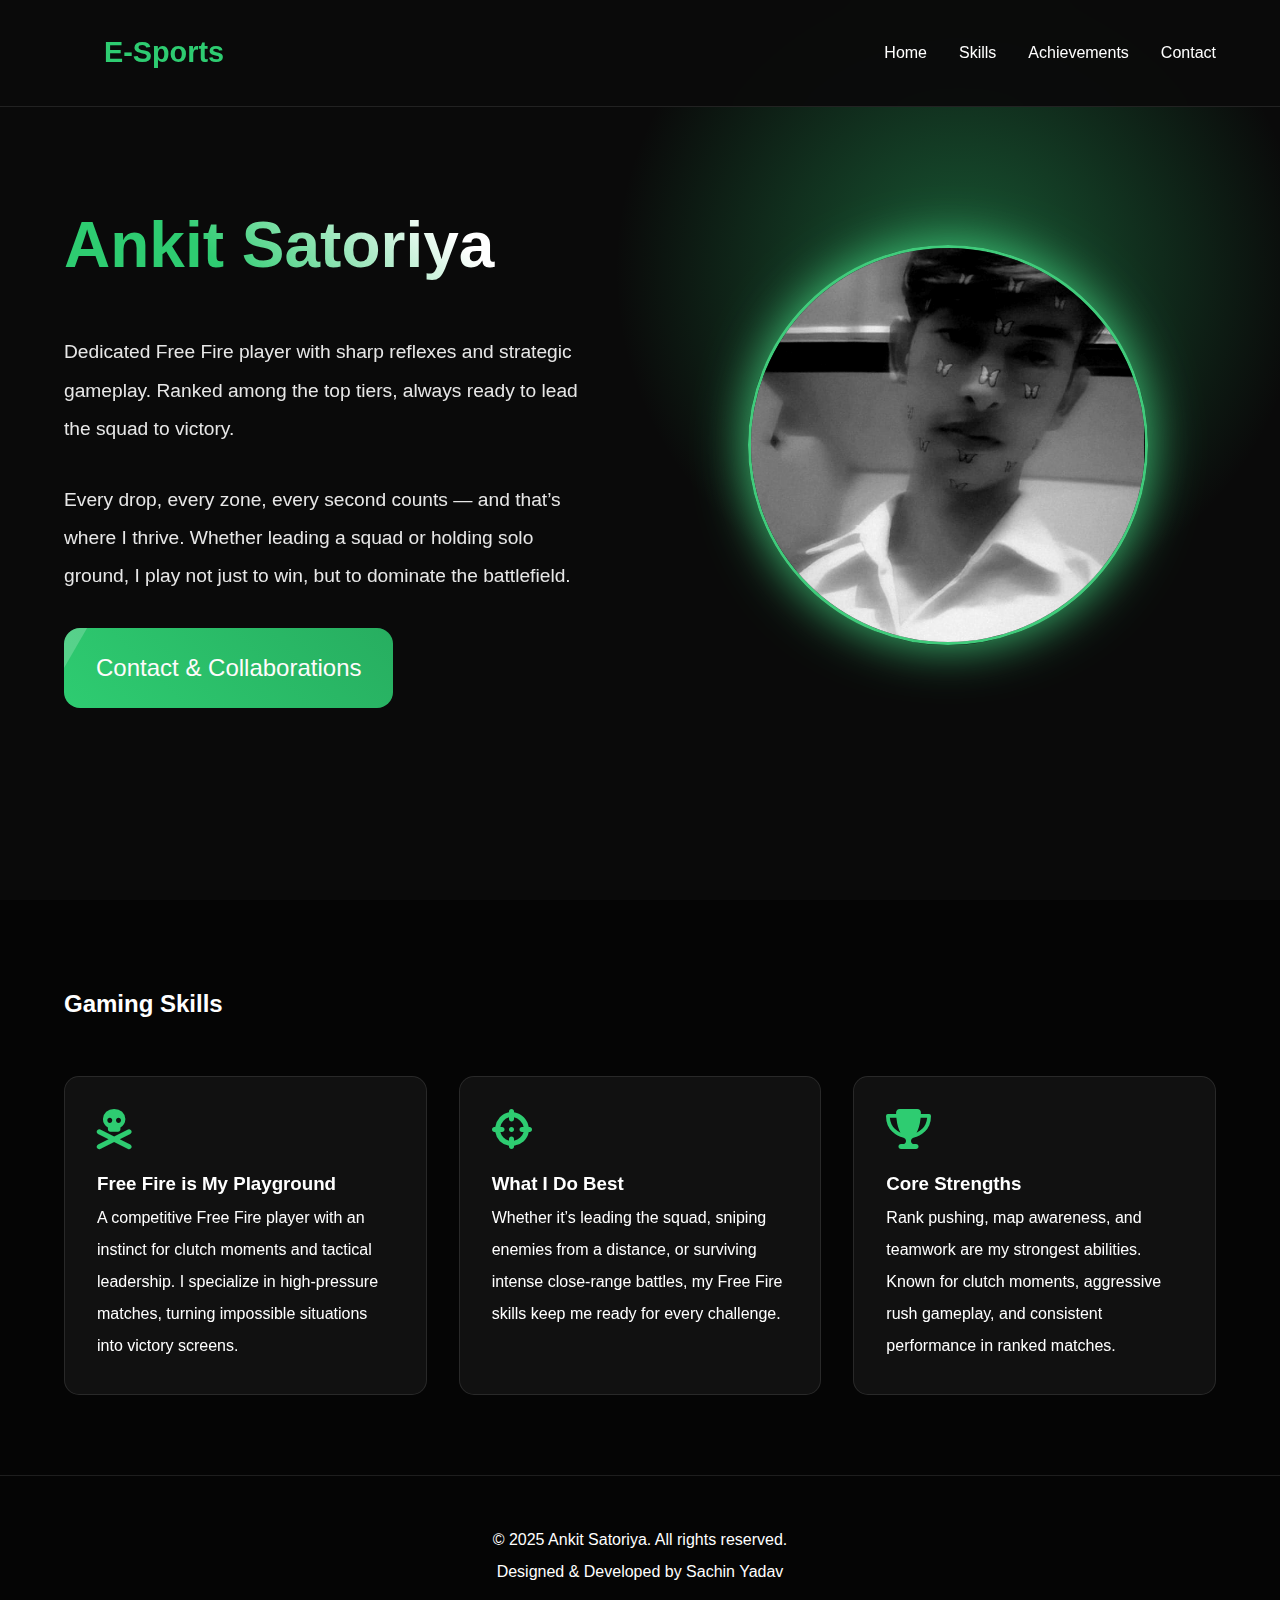
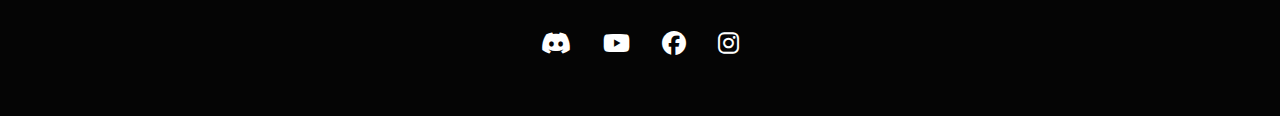
<file: index.html>
<!DOCTYPE html>
<html lang="en">
<head>
    <meta charset="UTF-8">
    <meta name="viewport" content="width=device-width, initial-scale=1.0">
    <title>Ankit Satoriya</title>
    <link rel="stylesheet" href="https://cdnjs.cloudflare.com/ajax/libs/font-awesome/6.6.0/css/all.min.css">

    <link rel="stylesheet" href="style.css">
</head>
<body>
    <header>
        <nav class="navbar">
            <div class="logo">E-Sports</div>
            <ul class="nav-links">
                <li><a href="index.html">Home</a></li>
                <li><a href="skills.html">Skills</a></li>
                <li><a href="achive.html">Achievements</a></li>
                <li><a href="contact.html">Contact</a></li>
            </ul>
        </nav>
    </header>

    <main>
        <!-- hero section -->
        <section class="hero">
            <div class="hero-content">
                <h1>Ankit Satoriya</h1>
                <p>Dedicated Free Fire player with sharp reflexes and strategic gameplay. Ranked among the top tiers, always ready to lead the squad to victory.</p>
                <P>Every drop, every zone, every second counts — and that’s where I thrive. Whether leading a squad or holding solo ground, I play not just to win, but to dominate the battlefield.</P>
                <a href="contact.html" id="btn" >Contact & Collaborations</a>
            </div>

            <div class="hero-image">
                <img src="image.jpg" alt="profile Image">
            </div>
        </section>
        <!-- Skills section -->
        <section class="skills">
            <div>
                <h2>Gaming Skills</h2>
                <div class="skills-container">
                    <div class="skills-card">
                    <i class="fa-solid fa-skull-crossbones"></i>
                    <h3>Free Fire is My Playground</h3>
                    <p>A competitive Free Fire player with an instinct for clutch moments and tactical leadership. I specialize in high-pressure matches, turning impossible situations into victory screens.</p>
                    </div>

                    <div class="skills-card">
                        <i class="fa-solid fa-crosshairs"></i>
                        <h3>What I Do Best</h3>
                        <p>Whether it’s leading the squad, sniping enemies from a distance, or surviving intense close-range battles, my Free Fire skills keep me ready for every challenge.</p>
                    </div>

                    <div class="skills-card">
                        <i class="fa-solid fa-trophy"></i>
                    <h3>Core Strengths</h3>
                    <p>Rank pushing, map awareness, and teamwork are my strongest abilities. Known for clutch moments, aggressive rush gameplay, and consistent performance in ranked matches.</p>
                    </div>
                </div>
            </div>
        </section>
    </main>

    <footer>
        <div class="footer-section">
            <p>&copy; 2025 Ankit Satoriya. All rights reserved.</p>
            <p>Designed & Developed by Sachin Yadav </p>
            <div class="social-links">
                <a href="https://discord.com/invite/EcpsxWu8K"><i class="fa-brands fa-discord"></i></a>
                <a href="https://www.youtube.com/@ankitsantoriya"><i class="fa-brands fa-youtube"></i></a>
                <a href="https://www.facebook.com/ankit.kumar.santoriya"><i class="fa-brands fa-facebook"></i></a>
                <a href="https://www.instagram.com/ankit_yadav_637/"><i class="fa-brands fa-instagram"></i></a>
            </div>
        </div>
    </footer>
    
</body>
</html>
</file>
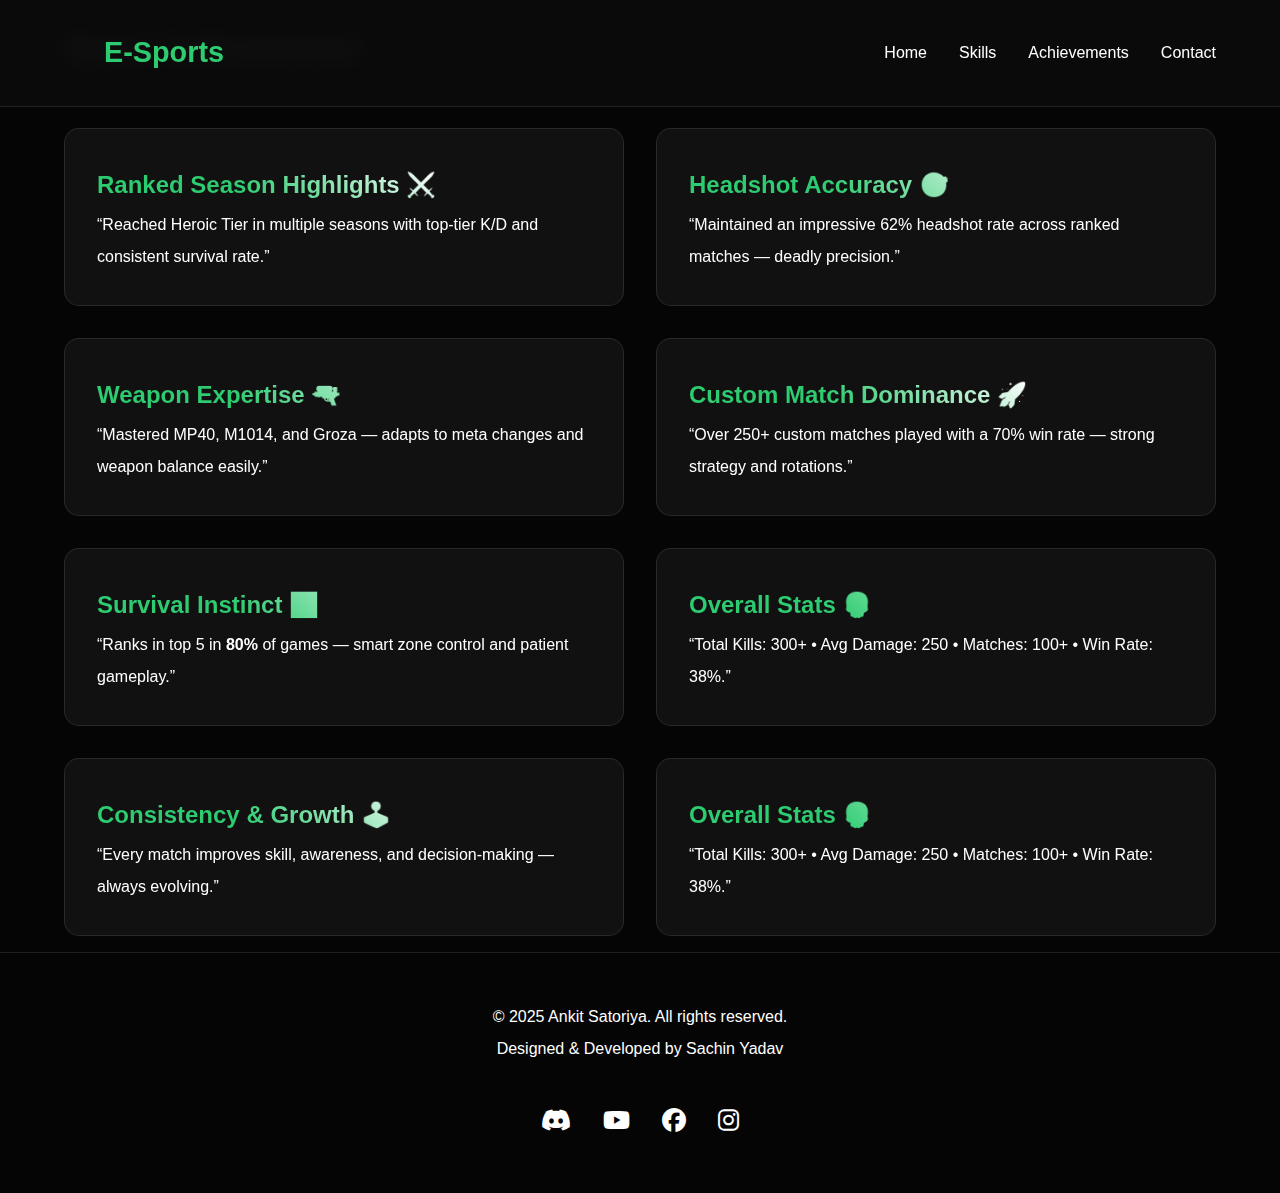
<file: achive.html>
<!DOCTYPE html>
<html lang="en">
<head>
    <meta charset="UTF-8">
    <meta name="viewport" content="width=device-width, initial-scale=1.0">
    <title>Achievements</title>
    <link rel="stylesheet" href="achive.css">
    <link rel="stylesheet" href="https://cdnjs.cloudflare.com/ajax/libs/font-awesome/6.6.0/css/all.min.css">
</head>
<body>
    <header>
        <nav class="navbar">
            <div class="logo">E-Sports</div>
            <ul class="nav-links">
                <li><a href="index.html">Home</a></li>
                <li><a href="skills.html">Skills</a></li>
                <li><a href="achive.html">Achievements</a></li>
                <li><a href="contact.html">Contact</a></li>
            </ul>
        </nav>
    </header>

    <main>
            <section class="achive">
            <div>
                <h1>Game Achivemants</h1>
                <div class="achive-container">
                    <div class="achive-card">
                    <h2>Ranked Season Highlights ⚔️</h2>
                    <p>“Reached Heroic Tier in multiple seasons with top-tier K/D and consistent survival rate.”</p>
                    </div>

                    <div class="achive-card">
                        <h2>Headshot Accuracy 🎯</h2>
                        <p>“Maintained an impressive 62% headshot rate across ranked matches — deadly precision.”</p>
                    </div>

                    <div class="achive-card">
                        <h2>Weapon Expertise 🔫</h2>
                        <p>“Mastered MP40, M1014, and Groza — adapts to meta changes and weapon balance easily.”</p>
                    </div>

                    <div class="achive-card">
                        <h2>Custom Match Dominance 🚀</h2>
                        <p>“Over 250+ custom matches played with a 70% win rate — strong strategy and rotations.” </p>
                    </div>

                    <div class="achive-card">
                        <h2>Survival Instinct 🧱</h2>
                        <p>“Ranks in top 5 in <b>80%</b> of games — smart zone control and patient gameplay.”</p>
                    </div>

                    <div class="achive-card">
                        <h2>Overall Stats 💀</h2>
                        <p>“Total Kills: 300+ • Avg Damage: 250 • Matches: 100+ • Win Rate: 38%.”</p>
                    </div>

                    <div class="achive-card">
                        <h2>Consistency & Growth 🕹️</h2>
                        <p>“Every match improves skill, awareness, and decision-making — always evolving.”</p>
                    </div>

                    <div class="achive-card">
                        <h2>Overall Stats 💀</h2>
                        <p>“Total Kills: 300+ • Avg Damage: 250 • Matches: 100+ • Win Rate: 38%.”</p>
                    </div>
                </div>
            </div>
        </section>

    </main>

    <footer>
        <div class="footer-section">
            <p>&copy; 2025 Ankit Satoriya. All rights reserved.</p>
            <p>Designed & Developed by Sachin Yadav </p>
            <div class="social-links">
                <a href="https://discord.com/invite/EcpsxWu8K"><i class="fa-brands fa-discord"></i></a>
                <a href="https://www.youtube.com/@ankitsantoriya"><i class="fa-brands fa-youtube"></i></a>
                <a href="https://www.instagram.com/ankit_yadav_637"><i class="fa-brands fa-facebook"></i></a>
                <a href="https://www.instagram.com/ankit_yadav_637"><i class="fa-brands fa-instagram"></i></a>
            </div>
        </div>
    </footer>
</body>
</html>
</file>
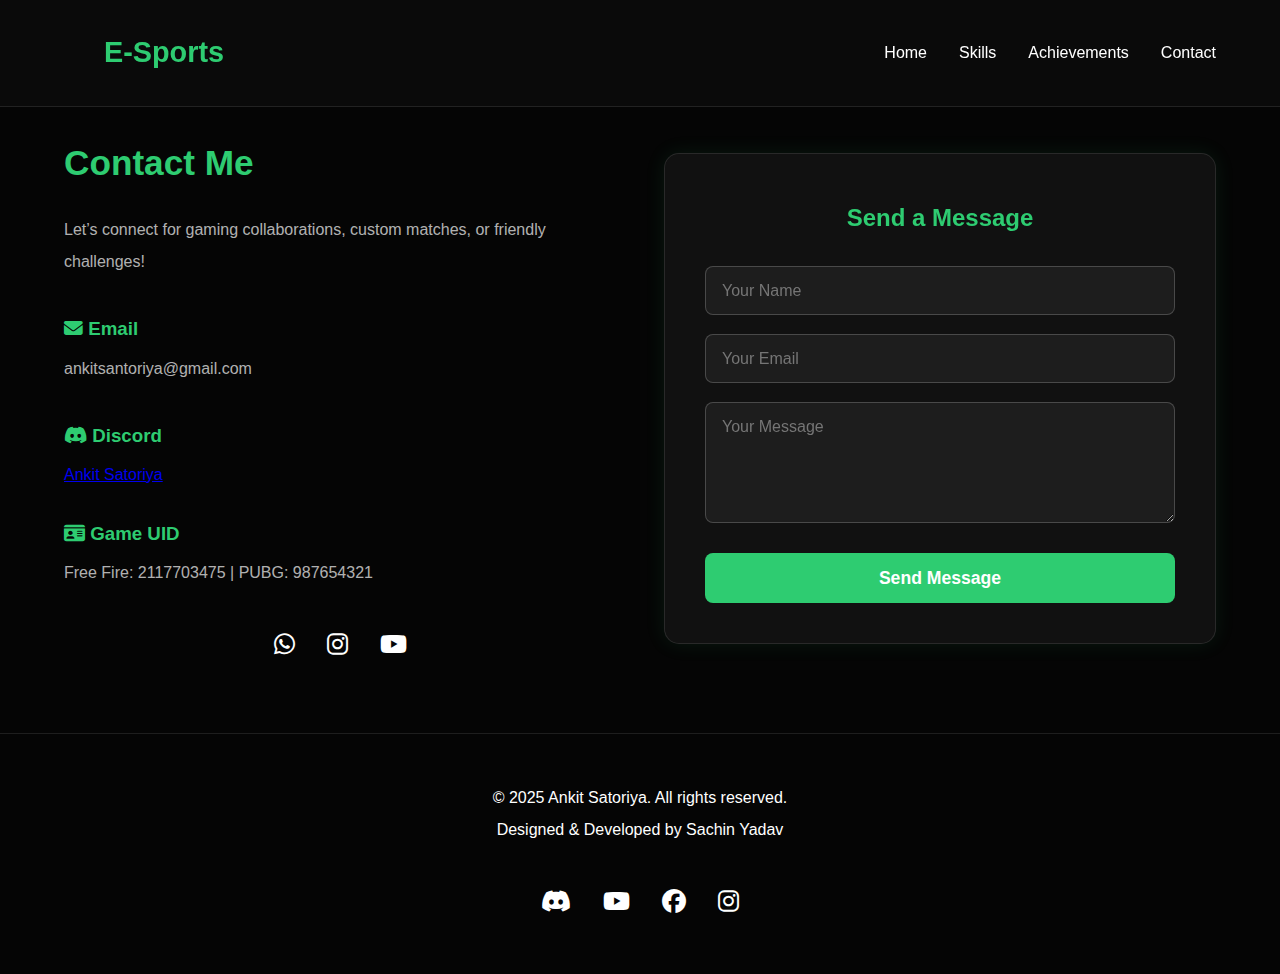
<file: contact.html>
<!DOCTYPE html>
<html lang="en">
<head>
    <meta charset="UTF-8">
    <meta name="viewport" content="width=device-width, initial-scale=1.0">
    <title>Contact</title>
    <link rel="stylesheet" href="contact.css">
    <link rel="stylesheet" href="https://cdnjs.cloudflare.com/ajax/libs/font-awesome/6.6.0/css/all.min.css">

</head>
<body>
    <header>
        <nav class="navbar">
            <div class="logo">E-Sports</div>
            <ul class="nav-links">
                <li><a href="index.html">Home</a></li>
                <li><a href="skills.html">Skills</a></li>
                <li><a href="achive.html">Achievements</a></li>
                <li><a href="contact.html">Contact</a></li>
            </ul>
        </nav>
    </header>

    <main>
        <section class="contact-section">
            <div class="contact-container">
                <div class="contact-info">
                    <h1>Contact Me</h1>
                    <p>Let’s connect for gaming collaborations, custom matches, or friendly challenges!</p>

                <div class="info-box">
                    <h3><i class="fa-solid fa-envelope"></i> Email</h3>
                    <p>ankitsantoriya@gmail.com</p>
                </div>

                <div class="info-box">
                    <h3><i class="fa-brands fa-discord"></i> Discord</h3>
                    <a href="https://www.instagram.com/ankit_yadav_637">Ankit Satoriya</i></a>
                    
                </div>

                <div class="info-box">
                    <h3><i class="fa-solid fa-id-card"></i> Game UID</h3>
                    <p>Free Fire: 2117703475 | PUBG: 987654321</p>
                </div>

            <div class="social-links">
                <a href="#"><i class="fa-brands fa-whatsapp"></i></a>
                <a href="https://www.instagram.com/ankit_yadav_637"><i class="fa-brands fa-instagram"></i></a>
                <a href="#"><i class="fa-brands fa-youtube"></i></a>
            </div>
        </div>

        <div class="contact-form">
            <form>
                <h2>Send a Message</h2>
                <div class="form-group">
                    <input type="text" placeholder="Your Name" required>
                </div>
                <div class="form-group">
                    <input type="email" placeholder="Your Email" required>
                </div>
                <div class="form-group">
                    <textarea placeholder="Your Message" rows="5" required></textarea>
                </div>
                <button type="submit" class="send-btn">Send Message</button>
            </form>
        </div>
        </div>
    </section>
    </main>

    <footer>
        <div class="footer-section">
            <p>&copy; 2025 Ankit Satoriya. All rights reserved.</p>
            <p>Designed & Developed by Sachin Yadav </p>
            <div class="social-links">
                <a href="https://discord.com/invite/EcpsxWu8K"><i class="fa-brands fa-discord"></i></a>
                <a href="https://www.youtube.com/@ankitsantoriya"><i class="fa-brands fa-youtube"></i></a>
                <a href="https://www.facebook.com/ankit.kumar.santoriya"><i class="fa-brands fa-facebook"></i></a>
                <a href="https://www.instagram.com/ankit_yadav_637"><i class="fa-brands fa-instagram"></i></a>
            </div>
        </div>
    </footer>
    
</body>
</html>
</file>
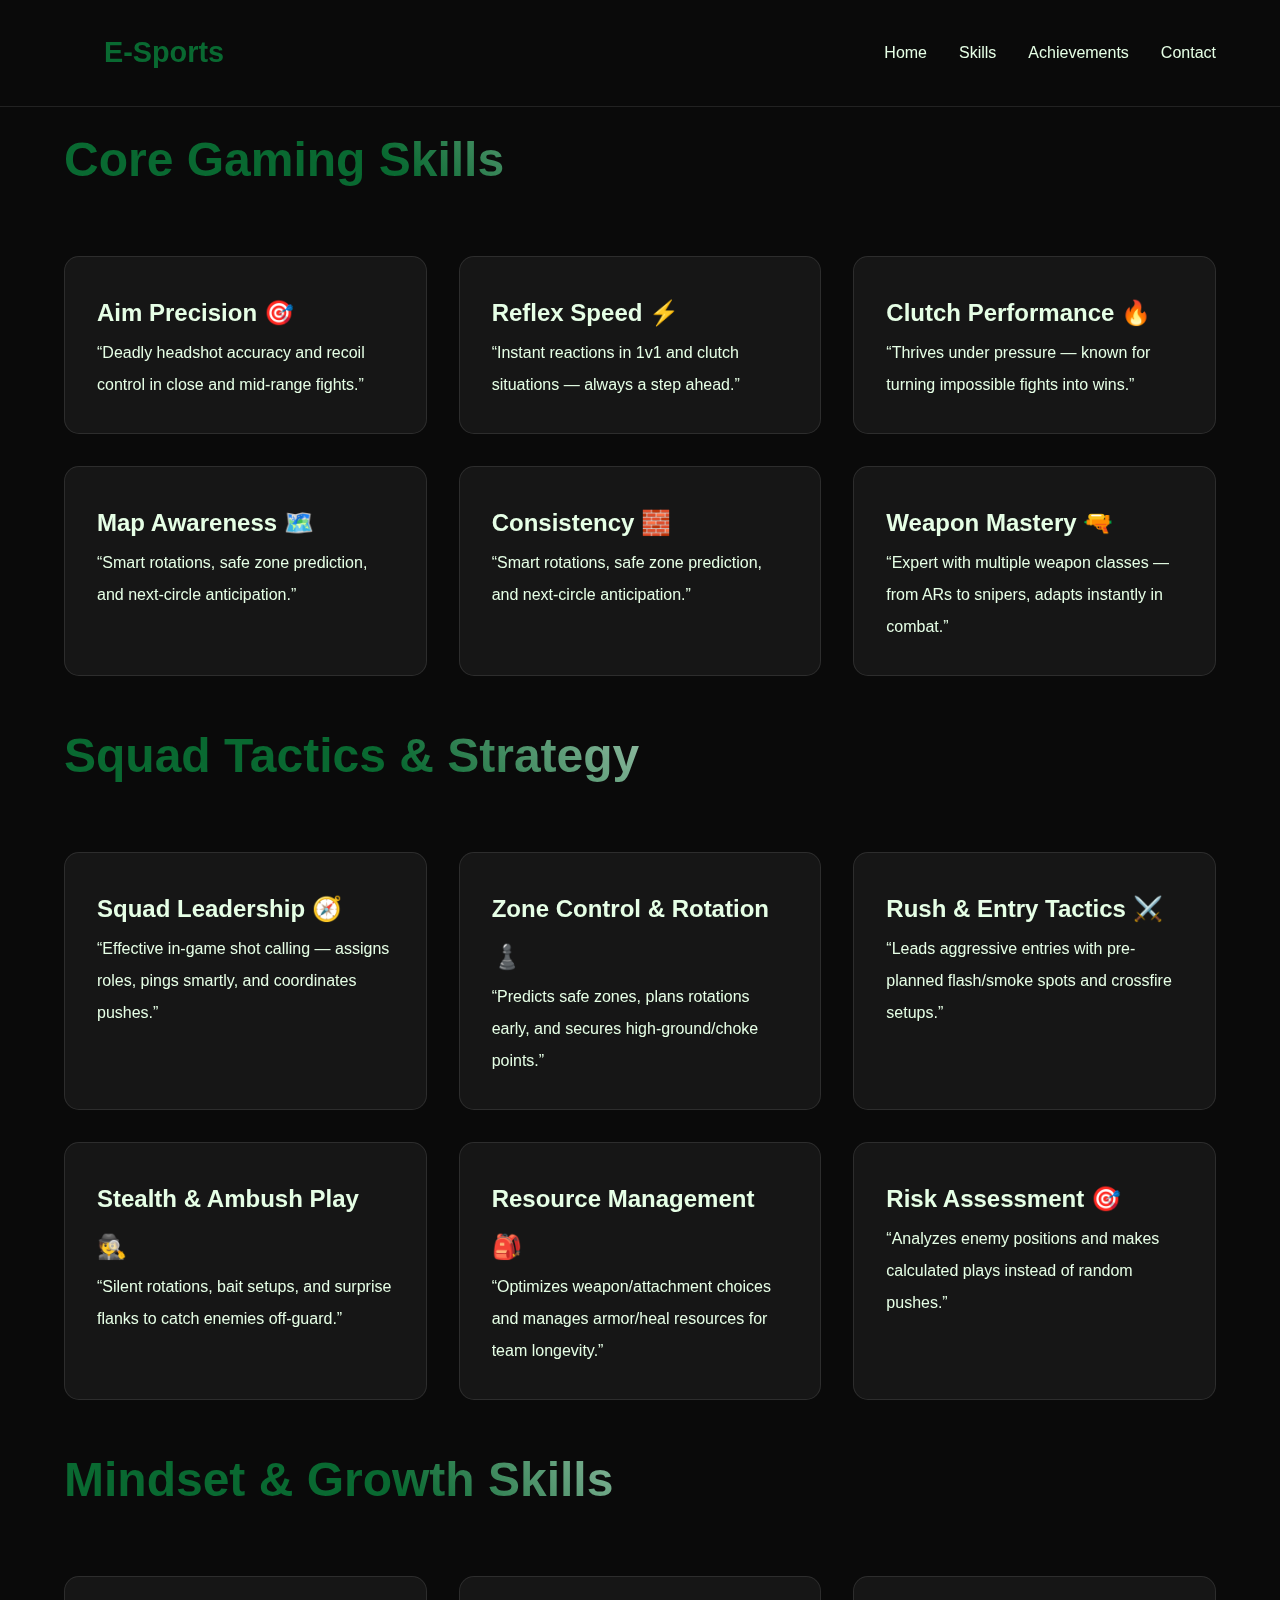
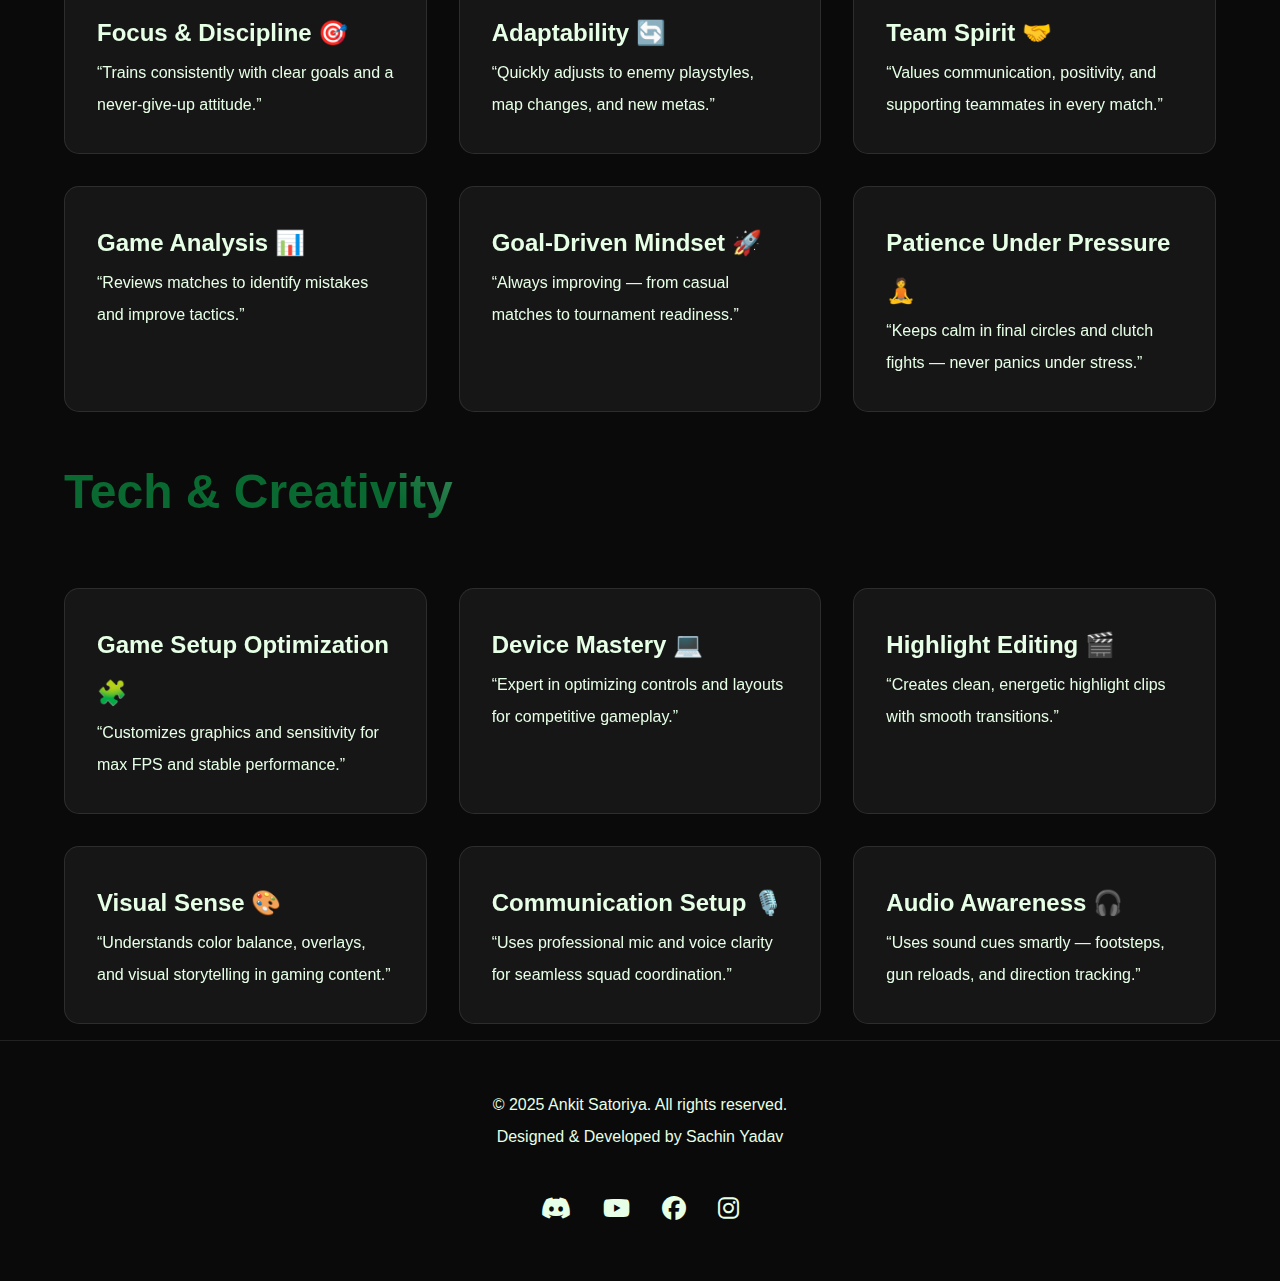
<file: skills.html>
<!DOCTYPE html>
<html lang="en">
<head>
    <meta charset="UTF-8">
    <meta name="viewport" content="width=device-width, initial-scale=1.0">
    <title>Skills</title>
    <link rel="stylesheet" href="skills.css">
    <link rel="stylesheet" href="https://cdnjs.cloudflare.com/ajax/libs/font-awesome/6.6.0/css/all.min.css">
</head>
<body>
    <header>
        <nav class="navbar">
            <div class="logo">E-Sports</div>
            <ul class="nav-links">
                <li><a href="index.html">Home</a></li>
                <li><a href="skills.html">Skills</a></li>
                <li><a href="achive.html">Achievements</a></li>
                <li><a href="contact.html">Contact</a></li>
            </ul>
        </nav>
    </header>

    <main>
        <section class="skills">
            <div>
                <h1>Core Gaming Skills</h1>
                <div class="skills-container">
                    <div class="skills-card">
                    <h2>Aim Precision 🎯</h2>
                    <p>“Deadly headshot accuracy and recoil control in close and mid-range fights.”</p>
                    </div>

                    <div class="skills-card">
                        <h2>    Reflex Speed ⚡</h2>
                        <p>“Instant reactions in 1v1 and clutch situations — always a step ahead.”</p>
                    </div>

                    <div class="skills-card">
                        <h2>Clutch Performance 🔥</h2>
                        <p>“Thrives under pressure — known for turning impossible fights into wins.”</p>
                    </div>

                    <div class="skills-card">
                        <h2>Map Awareness 🗺️</h2>
                        <p>“Smart rotations, safe zone prediction, and next-circle anticipation.”</p>
                    </div>

                    <div class="skills-card">
                        <h2>Consistency 🧱</h2>
                        <p>“Smart rotations, safe zone prediction, and next-circle anticipation.”</p>
                    </div>

                    <div class="skills-card">
                        <h2>Weapon Mastery 🔫</h2>
                        <p>“Expert with multiple weapon classes — from ARs to snipers, adapts instantly in combat.”</p>
                    </div>
                </div>
                </div>
            </div>
        </section>

        <section class="skills">
            <div>
                <h1>Squad Tactics & Strategy</h1>
                <div class="skills-container">
                    <div class="skills-card">
                    <h2>Squad Leadership 🧭</h2>
                    <p>“Effective in-game shot calling — assigns roles, pings smartly, and coordinates pushes.”</p>
                    </div>

                    <div class="skills-card">
                        <h2>Zone Control & Rotation ♟️</h2>
                        <p>“Predicts safe zones, plans rotations early, and secures high-ground/choke points.”</p>
                    </div>

                    <div class="skills-card">
                        <h2>Rush & Entry Tactics ⚔️</h2>
                        <p>“Leads aggressive entries with pre-planned flash/smoke spots and crossfire setups.”</p>
                    </div>

                    <div class="skills-card">
                        <h2>Stealth & Ambush Play 🕵️</h2>
                        <p>“Silent rotations, bait setups, and surprise flanks to catch enemies off-guard.”</p>
                    </div>

                    <div class="skills-card">
                        <h2>Resource Management 🎒</h2>
                        <p>“Optimizes weapon/attachment choices and manages armor/heal resources for team longevity.”</p>
                    </div>

                    <div class="skills-card">
                        <h2>Risk Assessment 🎯</h2>
                        <p>“Analyzes enemy positions and makes calculated plays instead of random pushes.”</p>
                    </div>
                </div>
            </div>
        </section>

        <section class="skills">
            <div>
                <h1>Mindset & Growth Skills</h1>
                <div class="skills-container">
                    <div class="skills-card">
                    <h2>Focus & Discipline 🎯</h2>
                    <p>“Trains consistently with clear goals and a never-give-up attitude.”</p>
                    </div>

                    <div class="skills-card">
                        <h2>Adaptability 🔄</h2>
                        <p>“Quickly adjusts to enemy playstyles, map changes, and new metas.”</p>
                    </div>

                    <div class="skills-card">
                        <h2>Team Spirit 🤝</h2>
                        <p>“Values communication, positivity, and supporting teammates in every match.”</p>
                    </div>

                    <div class="skills-card">
                        <h2>Game Analysis 📊</h2>
                        <p>“Reviews matches to identify mistakes and improve tactics.”  </p>
                    </div>

                    <div class="skills-card">
                        <h2>Goal-Driven Mindset 🚀</h2>
                        <p> “Always improving — from casual matches to tournament readiness.”</p>
                    </div>

                    <div class="skills-card">
                        <h2>Patience Under Pressure 🧘</h2>
                        <p>“Keeps calm in final circles and clutch fights — never panics under stress.”</p>
                    </div>
                </div>
            </div>
        </section>

        <section class="skills">
            <div>
                <h1>Tech & Creativity</h1>
                <div class="skills-container">
                    <div class="skills-card">
                    <h2>Game Setup Optimization 🧩</h2>
                    <p>“Customizes graphics and sensitivity for max FPS and stable performance.”</p>
                    </div>

                    <div class="skills-card">
                        <h2>Device Mastery 💻</h2>
                        <p>“Expert in optimizing controls and layouts for competitive gameplay.”</p>
                    </div>

                    <div class="skills-card">
                        <h2>Highlight Editing 🎬</h2>
                        <p>“Creates clean, energetic highlight clips with smooth transitions.”</p>
                    </div>

                    <div class="skills-card">
                        <h2>Visual Sense 🎨</h2>
                        <p>“Understands color balance, overlays, and visual storytelling in gaming content.”</p>
                    </div>

                    <div class="skills-card">
                        <h2>Communication Setup 🎙️</h2>
                        <p>“Uses professional mic and voice clarity for seamless squad coordination.”</p>
                    </div>

                    <div class="skills-card">
                        <h2>Audio Awareness 🎧</h2>
                        <p>“Uses sound cues smartly — footsteps, gun reloads, and direction tracking.”</p>
                    </div>
                </div>
            </div>
        </section>
    </main>

    
    <footer>
        <div class="footer-section">
            <p>&copy; 2025 Ankit Satoriya. All rights reserved.</p>
            <p>Designed & Developed by Sachin Yadav </p>
            <div class="social-links">
                <a href="https://discord.com/invite/EcpsxWu8K"><i class="fa-brands fa-discord"></i></a>
                <a href="https://www.youtube.com/@ankitsantoriya"><i class="fa-brands fa-youtube"></i></a>
                <a href="https://www.facebook.com/ankit.kumar.santoriya"><i class="fa-brands fa-facebook"></i></a>
                <a href="https://www.instagram.com/ankit_yadav_637"><i class="fa-brands fa-instagram"></i></a>
            </div>
        </div>
    </footer>
    
</body>
</html>
</file>
<file: style.css>
*{
    margin: 0;
    padding: 0;
    box-sizing: border-box;
    font-family: 'segoe UI',sans-serif;
}
:root{
    --dark-big: #0a0a0a;
    --darker-big:#050505;
    --accent:#2ecc71; 
    --accent-glow: rgba(46,204,113,0.4);
    --text:#ffffff;
}
body{
    background-color: var(--dark-big);
    color: var(--text);
    line-height: 2;
    overflow-x: hidden;
}
/* navbar section */
.navbar{
    position: fixed ;
    top: 0;
    width: 100%;
    padding: 1.5rem 5%;
    display: flex;
    justify-content: space-between;
    align-items: center;
    background: rgba(10, 10, 10,0.96);
    backdrop-filter: blur(10px);
    z-index: 1000;
    border-bottom: 1px solid rgba(255, 255, 255,0.1);
}
.logo{
    font-size: 1.8rem;
    font-weight: 700;
    color: var(--accent);
    position: relative;
    padding-left: 2.5rem;
}
.nav-links{
    display: flex;
    gap: 2rem;
    list-style: none;
}
.nav-links a{
    color: var(--text);
    text-decoration: none;
    font-weight: 500;
    transition: all 0.3s ease;
    position: relative;
}
.nav-links a::after{
    content:'';
    position: absolute;
    bottom: -5px;
    left: 0;
    width: 0;
    height: 2px;
    background: var(--accent);
    transition: width 0.3s ease;
}
.nav-links a:hover::after{
    width: 100%;
}
/* hero section */
.hero{
    min-height: 100vh;
    display: flex;
    justify-content: center;
    align-items: center;
    padding: 12% 5%;
    background: radial-gradient(circle at 75% 30%,var(--accent-glow) 0%, transparent 30%);
}
.hero-content{
    flex: 1;
    padding: 0 5rem 0 0;
}
.hero-image{
    flex: 1;
    text-align: center;
    position: relative;
}
.hero-image img{
    width: 400px;
    height: 400px;
    border-radius: 50%;
    object-fit: cover;
    border: 3px solid var(--accent);
    box-shadow: 0 0 50px var(--accent);
    animation: float 3s ease-in-out infinite;
    filter: grayscale(0.2) contrast(1.1);
}
@keyframes float{
    0%, 100% { transform: translateY(0);}
    50%{transform: translateY(-20px);    }
}
.hero h1{
    font-size: 4rem;
    margin-bottom: 1.5rem;
    background: linear-gradient(45deg,var(--accent)30%, #ffffff 70%);
    -webkit-background-clip: text;
    -webkit-text-fill-color: transparent;
}
.hero p{
    font-size: 1.2rem;
    margin-bottom: 2rem;
    opacity: 0.9;
    max-width: 600px;
}
#btn{
    display: inline-block;
    font-size: 1.5rem;
    padding: 1rem 2rem;
    background: linear-gradient(45deg, var(--accent),#27ae60);
    color: rgb(255, 251, 251,1);
    border-radius: 1rem;
    text-decoration: none;
    transition: all 0.3s ease;
    position: relative;
    overflow: hidden;
}
#btn:hover {
    transform: scale(1.05);
    box-shadow: 0 0 25px var(--accent-glow);
}
#btn::after {
    content: '';
    position: absolute;
    top: 0; left: -100%;
    width: 100%; height: 100%;
    background: rgba(255,255,255,0.2);
    transform: skewX(-30deg);
    transition: 0.5s;
}
#btn:hover::after {
    left: 200%;
}

.skills{
    padding: 5rem 5%;
    background: var(--darker-big);
}
.skills-container{
        display: grid;
        grid-template-columns: repeat(auto-fit,minmax(250px,1fr));
        gap: 2rem;
        margin-top: 3rem;
}
.skills-card{
    padding: 2rem;
    border-radius: 15px;
    background: rgba(255,255,255,0.05);
    transition: all 0.3s ease;
    border: 1px solid rgba(255,255,255,0.1);
    backdrop-filter: blur(5px);
}
.skills-card:hover{
    transform: translateY(-10px);
    border-color: var(--accent);
    box-shadow: 0 10px 30px var(--acent-glow);
}
.skills-card i{
    font-size: 2.5rem;
    color: var(--accent);
    margin-bottom: 1rem;
}

/* footer section */
.footer-section{
    background: var(--darker-big);
    padding: 3rem 5%;
    text-align: center;
    border-top: 1px solid rgba(255,255,255,0.1);
}
.social-links{
    margin-top: 2rem;
    display: flex;
    justify-content: center;
    gap: 2rem;
}
.social-links a{
    color: var(--text);
    font-size: 1.5rem;
    transition: all 0.3s ease;
}
.social-links a:hover{
    color: var(--accent);
    transform: translateY(-3px);

}
/* responsive design */
/* Mobile & tablet responsive */
@media (max-width: 1024px) {
    /* Navbar full width + padding adjust */
    .navbar {
        width: 100%;
        padding: 1rem 5%;
        flex-wrap: wrap;
    }
    .logo {
        font-size: 1.6rem;
    }
    .nav-links {
        gap: 1.5rem;
    }

    /* Hero section */
    .hero {
        flex-direction: column;
        padding: 10% 5%;
        gap: 2rem;
    }
    .hero-content {
        padding: 0;
        text-align: center;
    }
    .hero h1 {
        font-size: 3rem;
    }
    .hero p {
        font-size: 1rem;
    }
    .hero-image img {
        width: 300px;
        height: 300px;
    }

    /* Skills section: 1 card per row */
    .skills-container {
        grid-template-columns: 1fr;
        gap: 1.5rem;
    }
    .skills-card {
        padding: 1.5rem;
    }
    .skills-card i {
        font-size: 2rem;
    }

    /* Button adjust */
    #btn {
        font-size: 1.2rem;
        padding: 0.8rem 1.5rem;
    }
}

@media (max-width: 768px) {
    /* Further scaling for smaller screens */
    .hero h1 {
        font-size: 2.4rem;
    }
    .hero p {
        font-size: 0.95rem;
    }
    .hero-image img {
        width: 220px;
        height: 220px;
    }
    .logo {
        font-size: 1.4rem;
    }
    #btn {
        font-size: 1rem;
        padding: 0.7rem 1.2rem;
    }
}
</file>
<file: achive.css>
*{
    margin: 0;
    padding: 0;
    box-sizing: border-box;
    font-family: 'segoe UI',sans-serif;
}
:root{
    --dark-big: #0a0a0a;
    --darker-big:#050505;
    --accent:#2ecc71; 
    --acent-glow: rgba(46,204,113,0.4);
    --text:#ffffff;
}
body{
    background-color: var(--dark-big);
    color: var(--text);
    line-height: 2;
    overflow-x: hidden;
}
/* navbar section */
.navbar{
    position: fixed ;
    top: 0;
    width: 100%;
    padding: 1.5rem 5%;
    display: flex;
    justify-content: space-between;
    align-items: center;
    background: rgba(10, 10, 10,0.96);
    backdrop-filter: blur(10px);
    z-index: 1000;
    border-bottom: 1px solid rgba(255, 255, 255,0.1);
}
.logo{
    font-size: 1.8rem;
    font-weight: 700;
    color: var(--accent);
    position: relative;
    padding-left: 2.5rem;
}
.nav-links{
    display: flex;
    gap: 2rem;
    list-style: none;
}
.nav-links a{
    color: var(--text);
    text-decoration: none;
    font-weight: 500;
    transition: all 0.3s ease;
    position: relative;
}
.nav-links a::after{
    content:'';
    position: absolute;
    bottom: -5px;
    left: 0;
    width: 0;
    height: 2px;
    background: var(--accent);
    transition: width 0.3s ease;
}
.nav-links a:hover::after{
    width: 100%;
}

/* hero section */
.achive{
    padding: 1rem 5%;
    background: var(--darker-big);
}
.achive-container{
        display: grid;
        grid-template-columns: repeat(2, 1fr);
        gap: 2rem;
        margin-top: 3rem;
}
.achive-card{
    padding: 2rem;
    border-radius: 15px;
    background: rgba(255,255,255,0.05);
    transition: all 0.3s ease;
    border: 1px solid rgba(255,255,255,0.1);
    backdrop-filter: blur(5px);
}

.achive h2 {
    background: linear-gradient(45deg,var(--accent)30%, #ffffff 70%);
    -webkit-background-clip: text;
    -webkit-text-fill-color: transparent;
}
.achive-card:hover{
    transform: translateY(-10px);
    border-color: var(--accent);
    box-shadow: 0 10px 30px var(--acent-glow);
}


/* footer section */
.footer-section{
    background: var(--darker-big);
    padding: 3rem 5%;
    text-align: center;
    border-top: 1px solid rgba(255,255,255,0.1);
}
.social-links{
    margin-top: 2rem;
    display: flex;
    justify-content: center;
    gap: 2rem;
}
.social-links a{
    color: var(--text);
    font-size: 1.5rem;
    transition: all 0.3s ease;
}
.social-links a:hover{
    color: var(--accent);
    transform: translateY(-3px);

}
/* responsive design */
@media (max-width: 768px) {
    .achive-container {
        grid-template-columns: 1fr; /* 1 card per row (mobile) */
        gap: 1rem;
    }
    .achive h2 {
        font-size: 1.5rem;
        text-align: center;
    }
    .achive-card {
        padding: 1.2rem;
    }
    .logo {
        font-size: 1.3rem;
    }
    .nav-links {
        gap: 1rem;
    }
}
</file>
<file: contact.css>
*{
    margin: 0;
    padding: 0;
    box-sizing: border-box;
    font-family: 'segoe UI',sans-serif;
}
:root{
    --dark-big: #0a0a0a;
    --darker-big:#050505;
    --accent:#2ecc71; 
    --acent-glow: rgba(46,204,113,0.4);
    --text:#ffffff;
}
body{
    background-color: var(--dark-big);
    color: var(--text);
    line-height: 2;
    overflow-x: hidden;
}
/* navbar section */
.navbar{
    position: fixed ;
    top: 0;
    width: 100%;
    padding: 1.5rem 5%;
    display: flex;
    justify-content: space-between;
    align-items: center;
    background: rgba(10, 10, 10,0.96);
    backdrop-filter: blur(10px);
    z-index: 1000;
    border-bottom: 1px solid rgba(255, 255, 255,0.1);
}
.logo{
    font-size: 1.8rem;
    font-weight: 700;
    color: var(--accent);
    position: relative;
    padding-left: 2.5rem;
}
.nav-links{
    display: flex;
    gap: 2rem;
    list-style: none;
}
.nav-links a{
    color: var(--text);
    text-decoration: none;
    font-weight: 500;
    transition: all 0.3s ease;
    position: relative;
}
.nav-links a::after{
    content:'';
    position: absolute;
    bottom: -5px;
    left: 0;
    width: 0;
    height: 2px;
    background: var(--accent);
    transition: width 0.3s ease;
}
.nav-links a:hover::after{
    width: 100%;
}
/* hero section */
main{
    padding-top: 4rem;
}
.contact-section {
    padding: 4rem 5%;
    background: var(--darker-big);
    color: var(--text);
}

.contact-container {
    display: grid;
    grid-template-columns: repeat(2, 1fr);
    gap: 3rem;
    align-items: center;
}
.contact-info h1 {
    font-size: 2.2rem;
    color: var(--accent);
    margin-bottom: 1rem;
}

.contact-info p {
    color: rgba(255,255,255,0.7);
    margin-bottom: 2rem;
}

.info-box {
    margin-bottom: 1.5rem;
}

.info-box h3 {
    color: var(--accent);
    margin-bottom: 0.3rem;
}

.social-links {
    display: flex;
    gap: 1.5rem;
    margin-top: 2rem;
}

.social-links a {
    font-size: 1.8rem;
    color: var(--text);
    transition: all 0.3s ease;
}

.social-links a:hover {
    color: var(--accent);
    transform: scale(1.2);
}

/* Right side form */
.contact-form {
    background: rgba(255,255,255,0.05);
    padding: 2.5rem;
    border-radius: 15px;
    border: 1px solid rgba(255,255,255,0.1);
    box-shadow: 0 0 20px rgba(46,204,113,0.1);
    backdrop-filter: blur(6px);
}

.contact-form h2 {
    color: var(--accent);
    margin-bottom: 1.5rem;
    text-align: center;
}

.form-group {
    margin-bottom: 1.2rem;
}

.contact-form input,
.contact-form textarea {
    width: 100%;
    padding: 0.9rem 1rem;
    border-radius: 8px;
    border: 1px solid rgba(255,255,255,0.2);
    background: rgba(255,255,255,0.05);
    color: var(--text);
    font-size: 1rem;
    outline: none;
    transition: all 0.3s ease;
}

.contact-form input:focus,
.contact-form textarea:focus {
    border-color: var(--accent);
    box-shadow: 0 0 10px var(--acent-glow);
}

.send-btn {
    width: 100%;
    padding: 0.9rem;
    font-size: 1.1rem;
    font-weight: 600;
    color: var(--text);
    background: var(--accent);
    border: none;
    border-radius: 8px;
    cursor: pointer;
    transition: all 0.3s ease;
}

.send-btn:hover {
    background: #25a65b;
    box-shadow: 0 0 15px var(--acent-glow);
}

/* Responsive */
@media (max-width: 900px) {
    .contact-container {
    grid-template-columns: 1fr;
    }
}


/* footer section */
.footer-section{
    background: var(--darker-big);
    padding: 3rem 5%;
    text-align: center;
    border-top: 1px solid rgba(255,255,255,0.1);
}
.social-links{
    margin-top: 2rem;
    display: flex;
    justify-content: center;
    gap: 2rem;
}
.social-links a{
    color: var(--text);
    font-size: 1.5rem;
    transition: all 0.3s ease;
}
.social-links a:hover{
    color: var(--accent);
    transform: translateY(-3px);

}
/* responsive design */
@media (max-width: 768px) {
    .navbar {
        flex-direction: column;
        align-items: flex-start;
        padding: 1rem 5%;
    }
    .nav-links {
        flex-wrap: wrap;
        gap: 1rem;
        margin-top: 0.5rem;
    }
    .contact-info h1 {
        font-size: 1.5rem;
    }
    .contact-form {
        padding: 1.5rem;
    }
    .send-btn {
        font-size: 1rem;
    }
}
</file>
<file: skills.css>
*{
    margin: 0;
    padding: 0;
    box-sizing: border-box;
    font-family: 'segoe UI',sans-serif;
}
:root{
    --dark-big: #050505;
    --darker-big: #0a0a0a;
    --accent: #096931;
    --acent-glow: rgba(0,255,136,0.5);
    --text: #e6ffe6;
}
body{
    background-color: var(--dark-big);
    color: var(--text);
    line-height: 2;
    overflow-x: hidden;
}
/* navbar section */
.navbar{
    position: fixed ;
    top: 0;
    width: 100%;
    padding: 1.5rem 5%;
    display: flex;
    justify-content: space-between;
    align-items: center;
    background: rgba(10, 10, 10,0.96);
    backdrop-filter: blur(10px);
    z-index: 1000;
    border-bottom: 1px solid rgba(255, 255, 255,0.1);
}
.logo{
    font-size: 1.8rem;
    font-weight: 700;
    color: var(--accent);
    position: relative;
    padding-left: 2.5rem;
}
.nav-links{
    display: flex;
    gap: 2rem;
    list-style: none;
}
.nav-links a{
    color: var(--text);
    text-decoration: none;
    font-weight: 500;
    transition: all 0.3s ease;
    position: relative;
}
.nav-links a::after{
    content:'';
    position: absolute;
    bottom: -5px;
    left: 0;
    width: 0;
    height: 2px;
    background: var(--accent);
    transition: width 0.3s ease;
}
.nav-links a:hover::after{
    width: 100%;
}
main{
    padding: 6rem 0 0 0;
}
/* hero section */
.skills{
    padding: 1rem 5%;
    background: var(--darker-big);
}
.skills-container{
        display: grid;
        grid-template-columns: repeat(3, 1fr);
        gap: 2rem;
        margin-top: 3rem;
}
.skills-card{
    padding: 2rem;
    border-radius: 15px;
    background: rgba(255,255,255,0.05);
    transition: all 0.3s ease;
    border: 1px solid rgba(255,255,255,0.1);
    backdrop-filter: blur(5px);
}

.skills h1 {
    font-size: 3rem;
    margin-bottom: 1.5rem;
    background: linear-gradient(45deg,var(--accent)30%, #ffffff 70%);
    -webkit-background-clip: text;
    -webkit-text-fill-color: transparent;
}
.skills-card:hover{
    transform: translateY(-10px);
    border-color: var(--accent);
    box-shadow: 0 10px 30px var(--acent-glow);
}
.skills-card i{
    font-size: 2.5rem;
    color: var(--accent);
    margin-bottom: 1rem;
}


/* footer section */
.footer-section{
    background: var(--darker-big);
    padding: 3rem 5%;
    text-align: center;
    border-top: 1px solid rgba(255,255,255,0.1);
}
.social-links{
    margin-top: 2rem;
    display: flex;
    justify-content: center;
    gap: 2rem;
}
.social-links a{
    color: var(--text);
    font-size: 1.5rem;
    transition: all 0.3s ease;
}
.social-links a:hover{
    color: var(--accent);
    transform: translateY(-3px);

}

/* responsive  design
*/
@media (max-width: 768px) {
    .logo {
        font-size: 1.3rem;
        padding-left: 1rem;
    }

    .nav-links {
        gap: 0.8rem;
    }

    .skills h1 {
        font-size: 2rem;
    }

    .skills-container {
        grid-template-columns: 1fr 1fr;
        gap: 1rem;
    }

    .skills-card {
        padding: 1rem;
    }

    .skills-card i {
        font-size: 1.6rem;
    }
}
</file>
